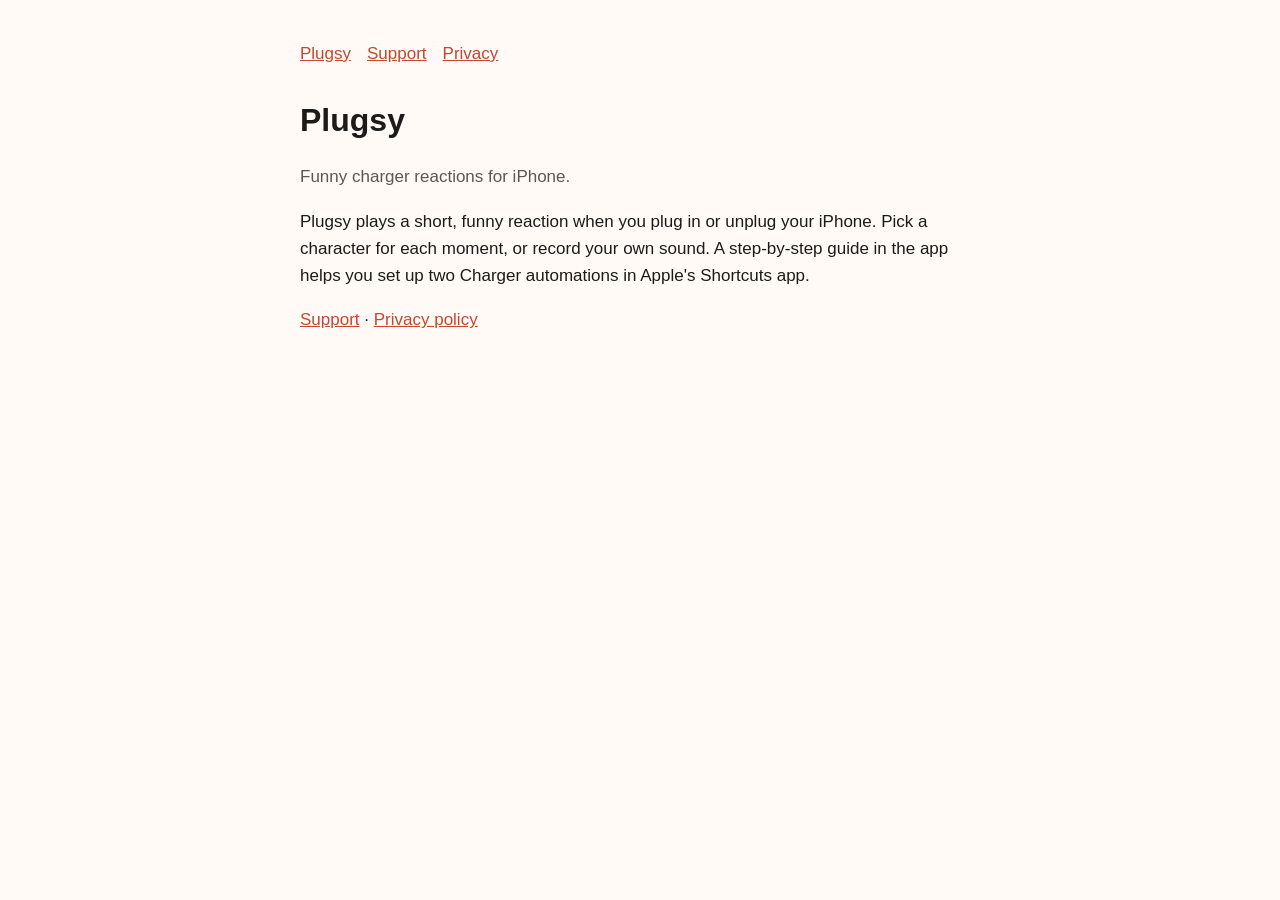
<file: index.html>
<!doctype html><html lang="en"><head><meta charset="utf-8"><meta name="viewport" content="width=device-width,initial-scale=1"><title>Plugsy</title><link rel="stylesheet" href="style.css"></head><body><main>
<nav><a href="./">Plugsy</a><a href="support/">Support</a><a href="privacy/">Privacy</a></nav>
<h1>Plugsy</h1><p class="muted">Funny charger reactions for iPhone.</p>
<p>Plugsy plays a short, funny reaction when you plug in or unplug your iPhone. Pick a character for each moment, or record your own sound. A step-by-step guide in the app helps you set up two Charger automations in Apple's Shortcuts app.</p>
<p><a href="support/">Support</a> · <a href="privacy/">Privacy policy</a></p>
</main></body></html>
</file>
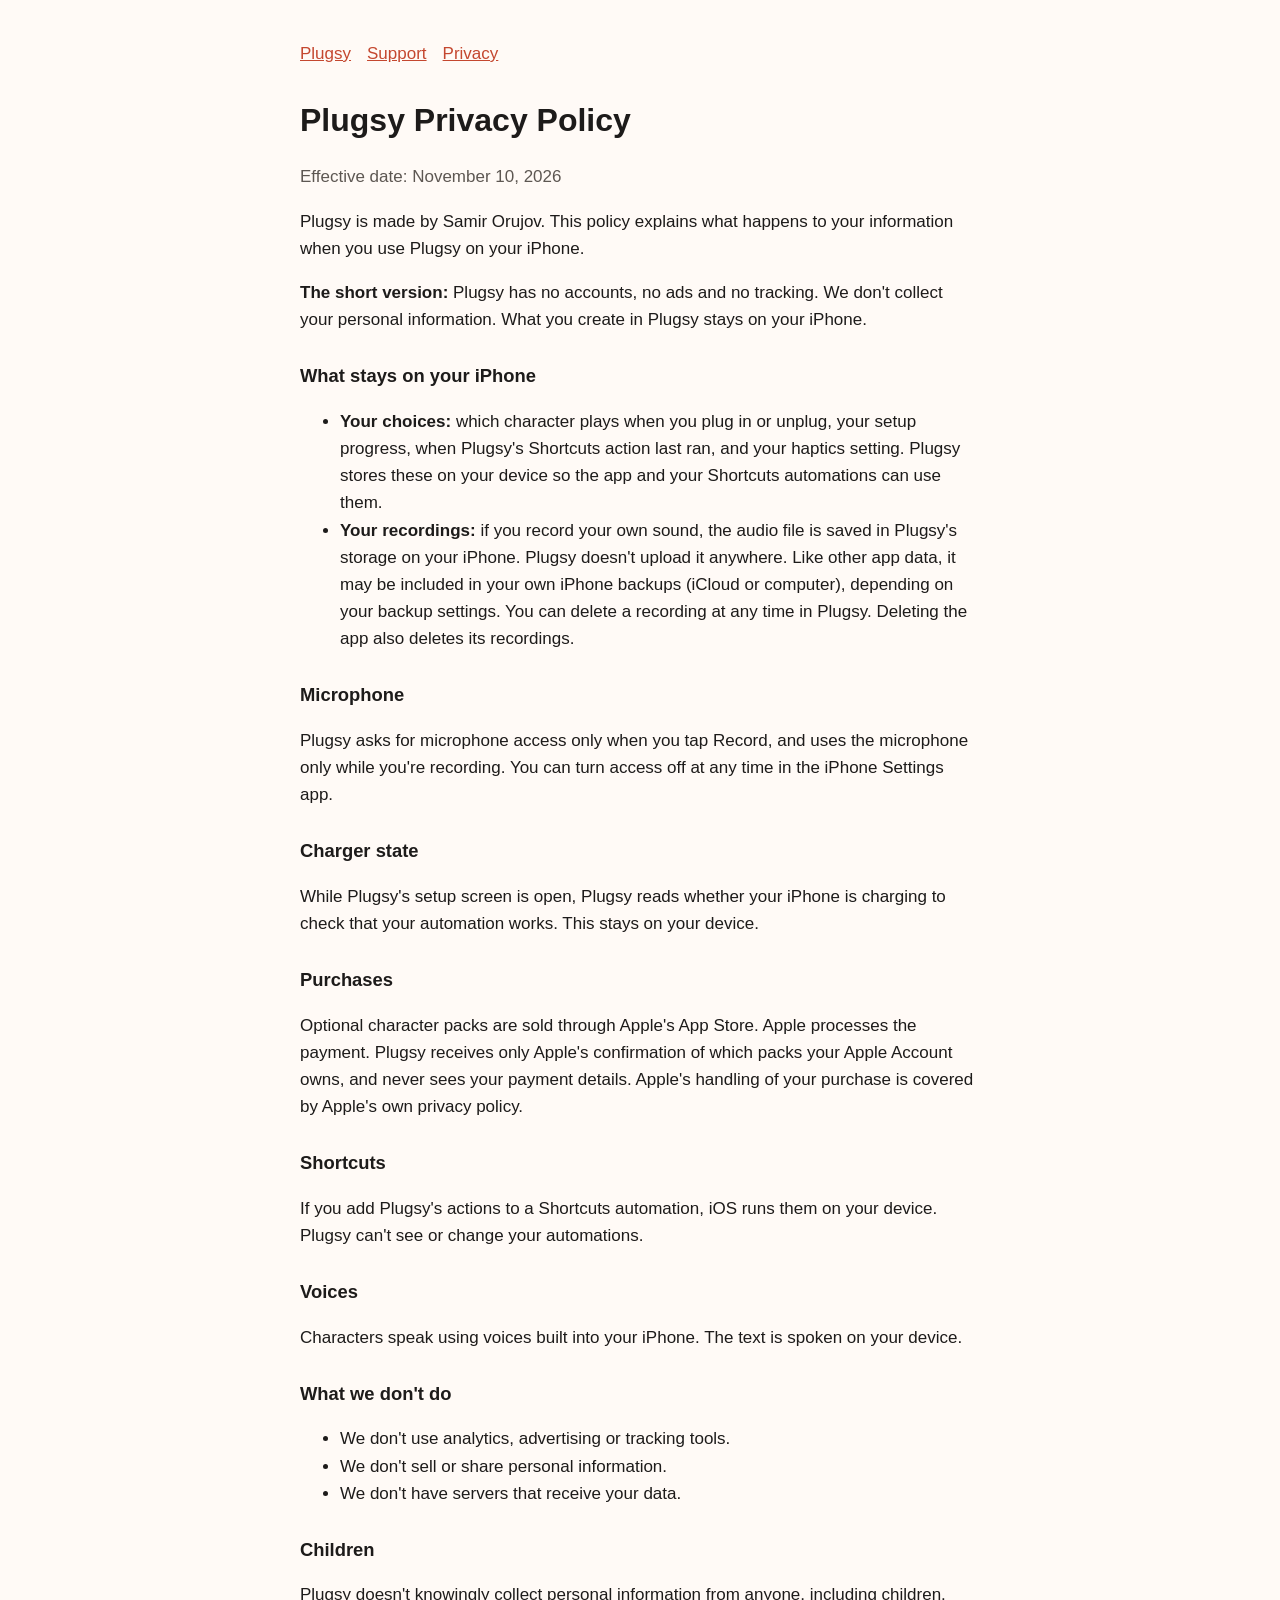
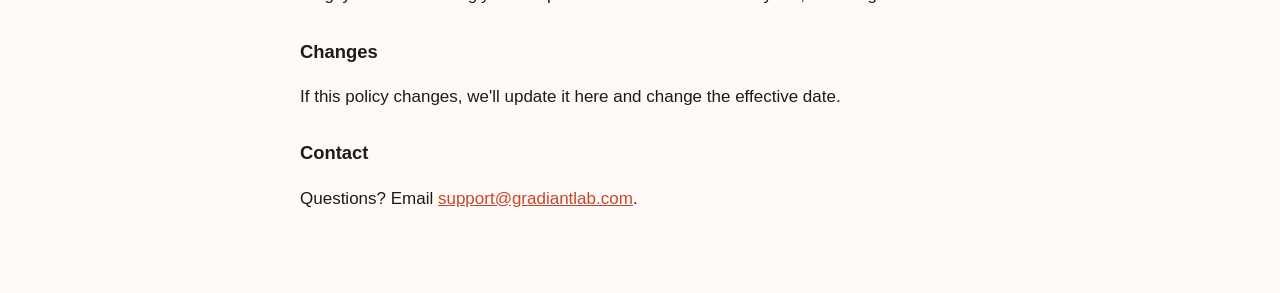
<file: privacy/index.html>
<!doctype html><html lang="en"><head><meta charset="utf-8"><meta name="viewport" content="width=device-width,initial-scale=1"><title>Plugsy Privacy Policy</title><link rel="stylesheet" href="../style.css"></head><body><main>
<nav><a href="../">Plugsy</a><a href="../support/">Support</a><a href="../privacy/">Privacy</a></nav>
<h1>Plugsy Privacy Policy</h1>
<p class="muted">Effective date: November 10, 2026</p>
<p>Plugsy is made by Samir Orujov. This policy explains what happens to your information when you use Plugsy on your iPhone.</p>
<p><b>The short version:</b> Plugsy has no accounts, no ads and no tracking. We don't collect your personal information. What you create in Plugsy stays on your iPhone.</p>
<h2>What stays on your iPhone</h2>
<ul>
<li><b>Your choices:</b> which character plays when you plug in or unplug, your setup progress, when Plugsy's Shortcuts action last ran, and your haptics setting. Plugsy stores these on your device so the app and your Shortcuts automations can use them.</li>
<li><b>Your recordings:</b> if you record your own sound, the audio file is saved in Plugsy's storage on your iPhone. Plugsy doesn't upload it anywhere. Like other app data, it may be included in your own iPhone backups (iCloud or computer), depending on your backup settings. You can delete a recording at any time in Plugsy. Deleting the app also deletes its recordings.</li>
</ul>
<h2>Microphone</h2>
<p>Plugsy asks for microphone access only when you tap Record, and uses the microphone only while you're recording. You can turn access off at any time in the iPhone Settings app.</p>
<h2>Charger state</h2>
<p>While Plugsy's setup screen is open, Plugsy reads whether your iPhone is charging to check that your automation works. This stays on your device.</p>
<h2>Purchases</h2>
<p>Optional character packs are sold through Apple's App Store. Apple processes the payment. Plugsy receives only Apple's confirmation of which packs your Apple Account owns, and never sees your payment details. Apple's handling of your purchase is covered by Apple's own privacy policy.</p>
<h2>Shortcuts</h2>
<p>If you add Plugsy's actions to a Shortcuts automation, iOS runs them on your device. Plugsy can't see or change your automations.</p>
<h2>Voices</h2>
<p>Characters speak using voices built into your iPhone. The text is spoken on your device.</p>
<h2>What we don't do</h2>
<ul><li>We don't use analytics, advertising or tracking tools.</li><li>We don't sell or share personal information.</li><li>We don't have servers that receive your data.</li></ul>
<h2>Children</h2>
<p>Plugsy doesn't knowingly collect personal information from anyone, including children.</p>
<h2>Changes</h2>
<p>If this policy changes, we'll update it here and change the effective date.</p>
<h2>Contact</h2>
<p>Questions? Email <a href="mailto:support@gradiantlab.com">support@gradiantlab.com</a>.</p>
</main></body></html>
</file>
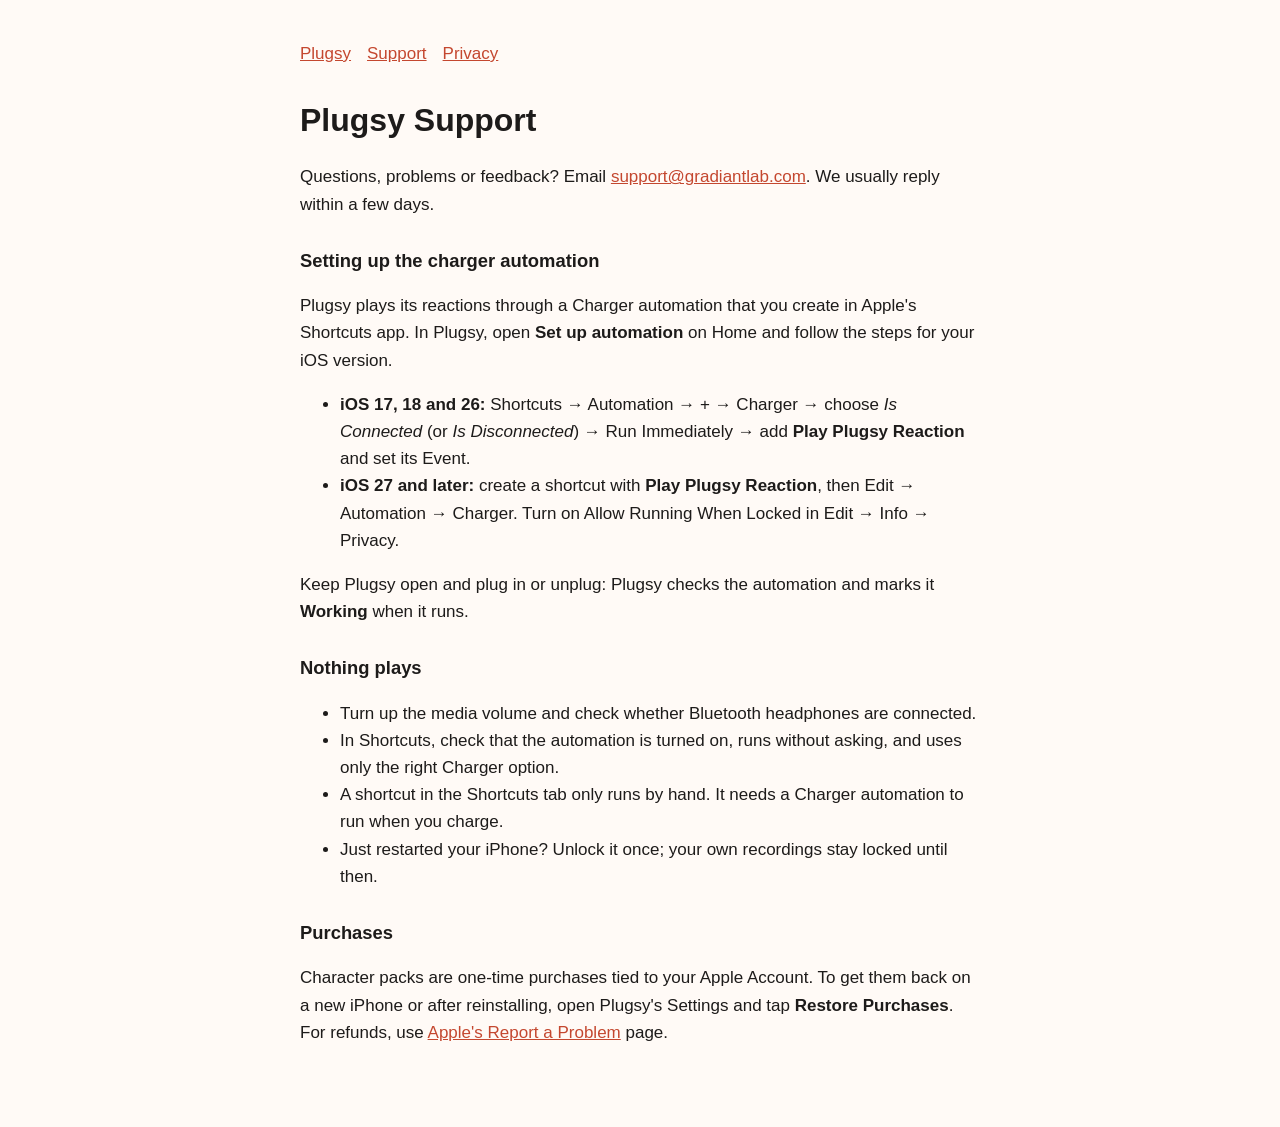
<file: support/index.html>
<!doctype html><html lang="en"><head><meta charset="utf-8"><meta name="viewport" content="width=device-width,initial-scale=1"><title>Plugsy Support</title><link rel="stylesheet" href="../style.css"></head><body><main>
<nav><a href="../">Plugsy</a><a href="../support/">Support</a><a href="../privacy/">Privacy</a></nav>
<h1>Plugsy Support</h1>
<p>Questions, problems or feedback? Email <a href="mailto:support@gradiantlab.com">support@gradiantlab.com</a>. We usually reply within a few days.</p>
<h2>Setting up the charger automation</h2>
<p>Plugsy plays its reactions through a Charger automation that you create in Apple's Shortcuts app. In Plugsy, open <b>Set up automation</b> on Home and follow the steps for your iOS version.</p>
<ul>
<li><b>iOS 17, 18 and 26:</b> Shortcuts → Automation → + → Charger → choose <i>Is Connected</i> (or <i>Is Disconnected</i>) → Run Immediately → add <b>Play Plugsy Reaction</b> and set its Event.</li>
<li><b>iOS 27 and later:</b> create a shortcut with <b>Play Plugsy Reaction</b>, then Edit → Automation → Charger. Turn on Allow Running When Locked in Edit → Info → Privacy.</li>
</ul>
<p>Keep Plugsy open and plug in or unplug: Plugsy checks the automation and marks it <b>Working</b> when it runs.</p>
<h2>Nothing plays</h2>
<ul>
<li>Turn up the media volume and check whether Bluetooth headphones are connected.</li>
<li>In Shortcuts, check that the automation is turned on, runs without asking, and uses only the right Charger option.</li>
<li>A shortcut in the Shortcuts tab only runs by hand. It needs a Charger automation to run when you charge.</li>
<li>Just restarted your iPhone? Unlock it once; your own recordings stay locked until then.</li>
</ul>
<h2>Purchases</h2>
<p>Character packs are one-time purchases tied to your Apple Account. To get them back on a new iPhone or after reinstalling, open Plugsy's Settings and tap <b>Restore Purchases</b>. For refunds, use <a href="https://reportaproblem.apple.com">Apple's Report a Problem</a> page.</p>
</main></body></html>
</file>
<file: style.css>
:root{--bg:#fffaf6;--fg:#1d1b1a;--muted:#5d5752;--accent:#c4472f}
@media (prefers-color-scheme:dark){:root{--bg:#161413;--fg:#f4efeb;--muted:#b4aca6;--accent:#ff8a6e}}
body{margin:0;background:var(--bg);color:var(--fg);font:17px/1.6 -apple-system,BlinkMacSystemFont,"Segoe UI",sans-serif}
main{max-width:680px;margin:0 auto;padding:40px 16px 64px}
h1{font-size:2rem;margin:0 0 4px}h2{font-size:1.15rem;margin:28px 0 6px}
p,li{color:var(--fg)}.muted{color:var(--muted)}a{color:var(--accent)}
nav{margin-bottom:28px}nav a{margin-right:16px}
</file>
